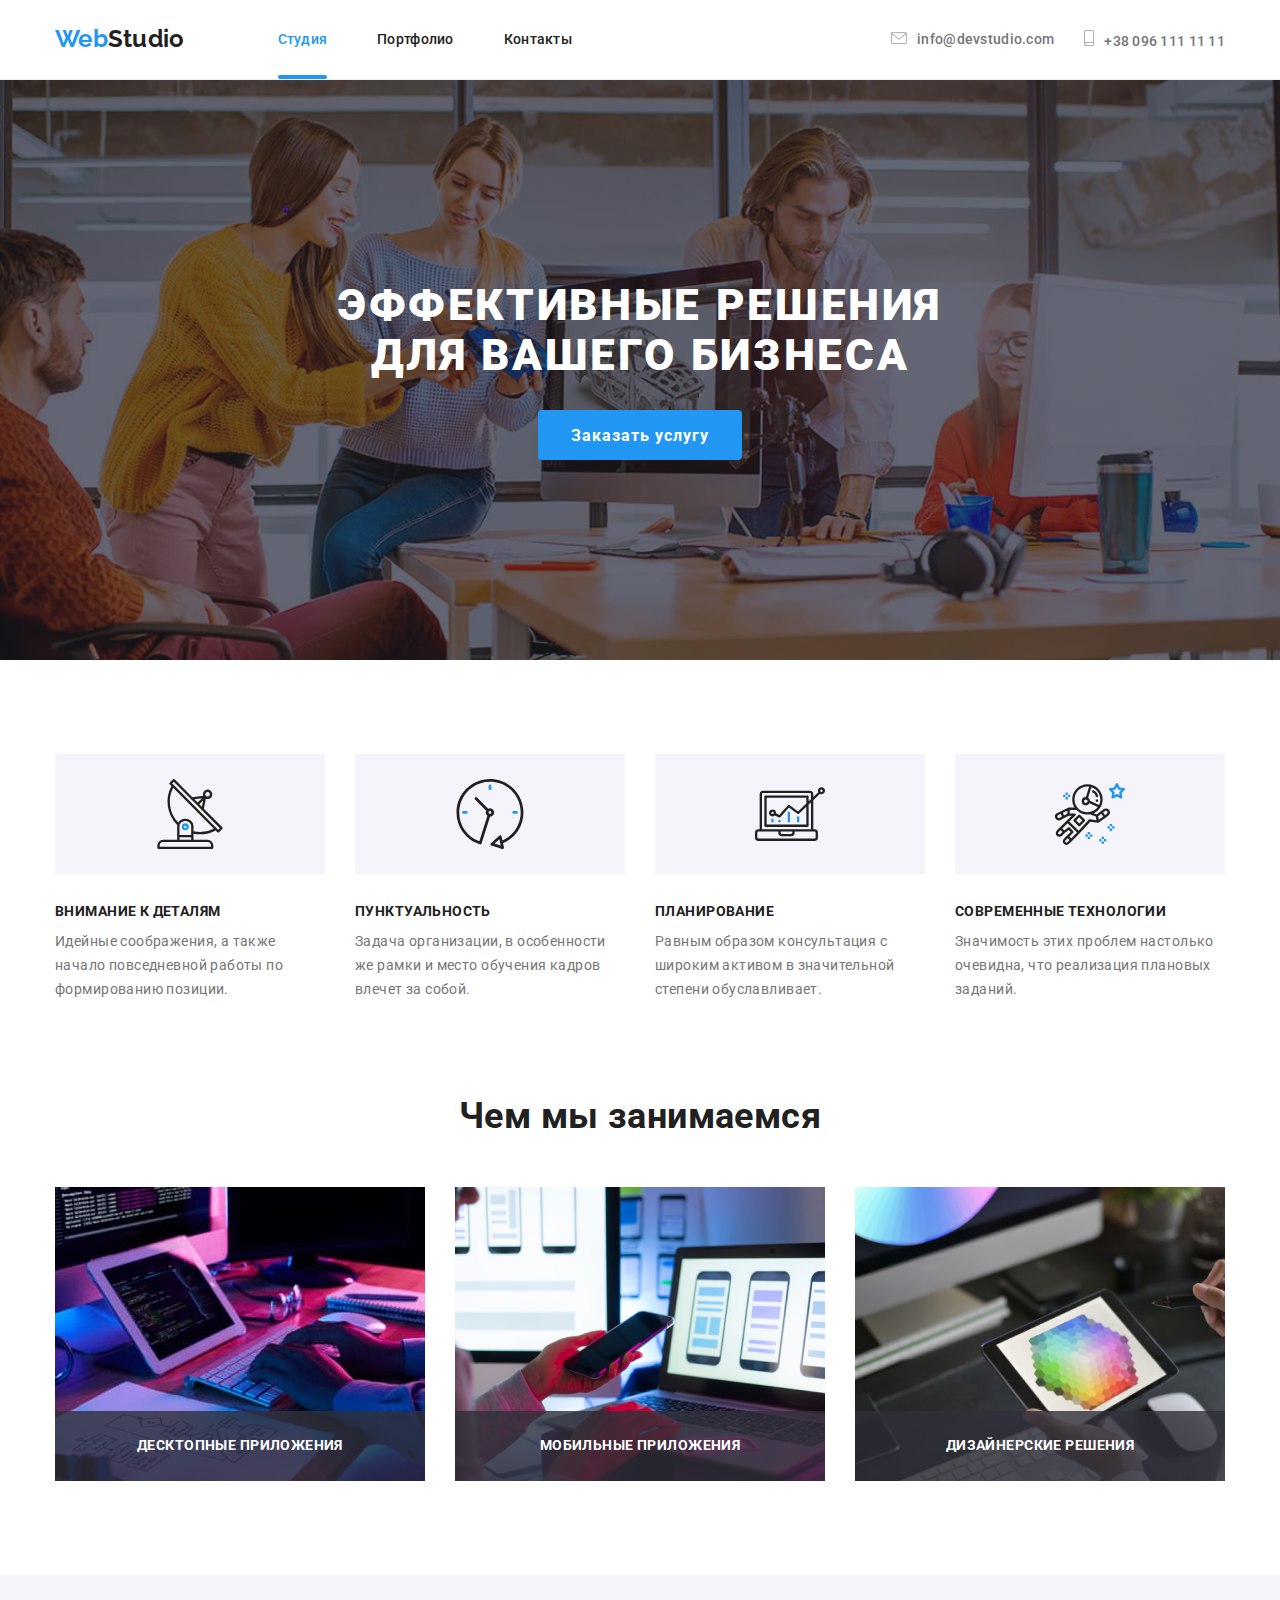
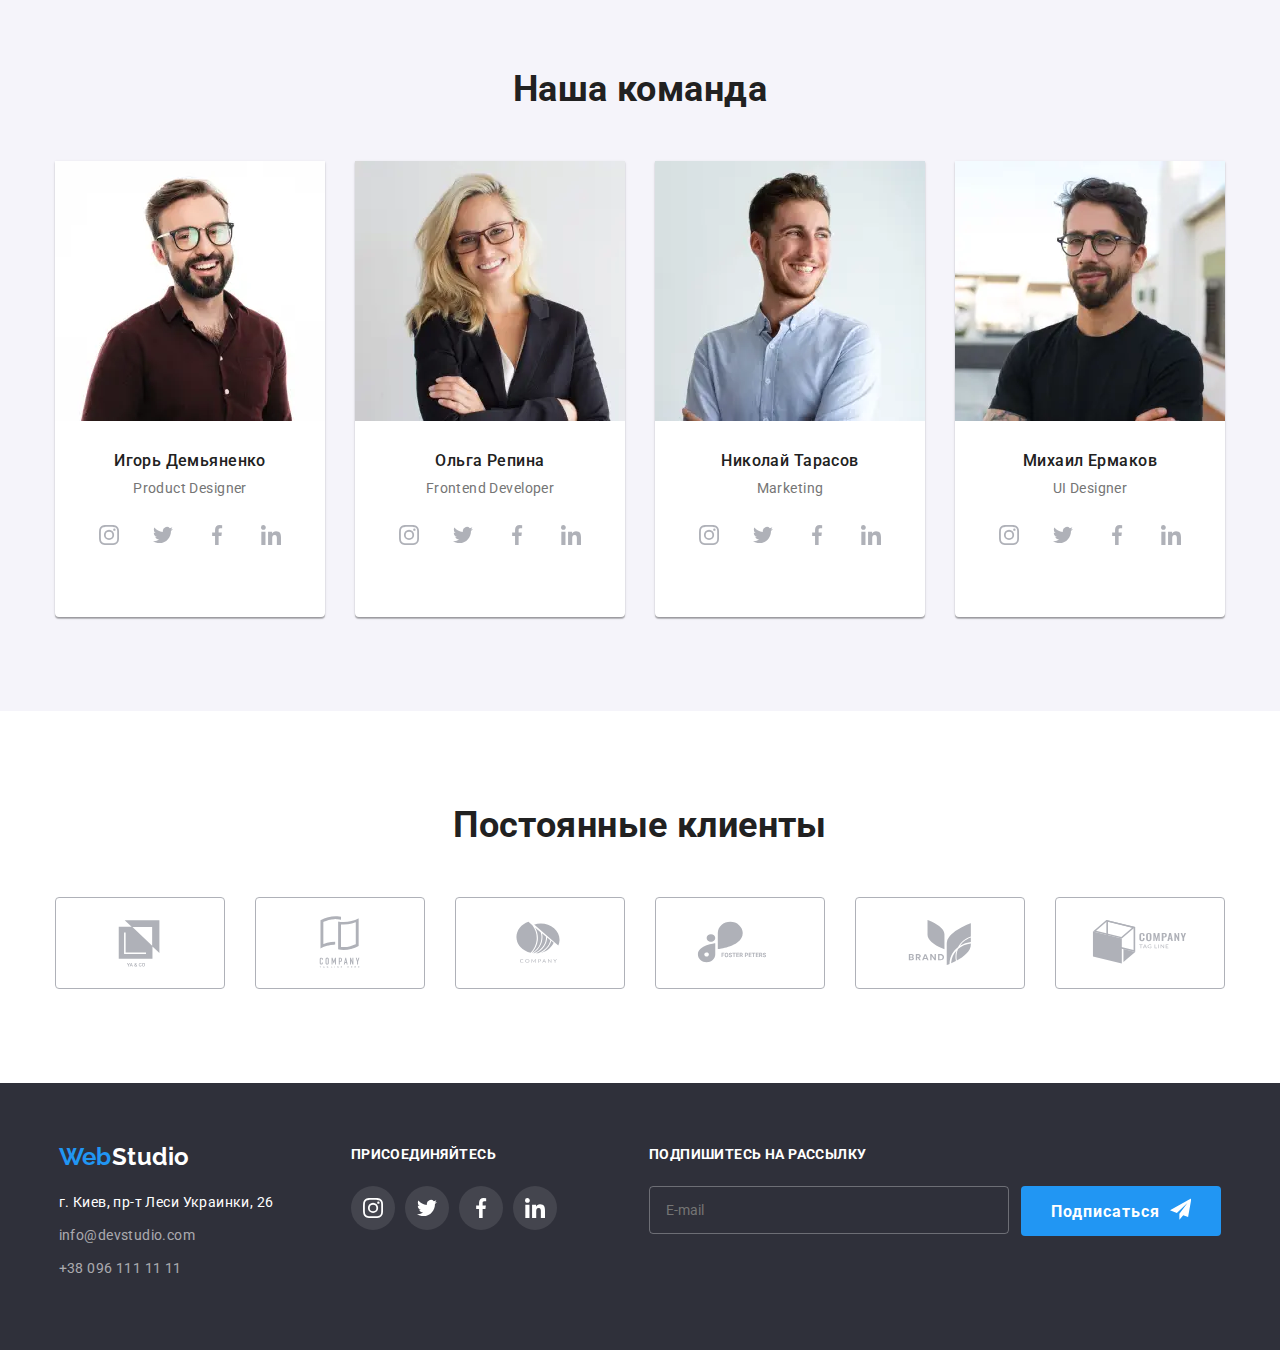
<file: index.html>
<!DOCTYPE html>
<html lang="ru">
  <head>
    <meta charset="UTF-8" />
    <meta http-equiv="X-UA-Compatible" content="IE=edge" />
    <meta name="viewport" content="width=device-width, initial-scale=1.0" />
    <title>WebStudio (Version 2.1)</title>
    <link
      rel="stylesheet"
      href="https://cdnjs.cloudflare.com/ajax/libs/modern-normalize/1.0.0/modern-normalize.min.css"
    />
    <!-- Нормализатор стилей -->
    <link rel="stylesheet" type="text/css" href="./css/main.min.css" />
    <link rel="preconnect" href="https://fonts.googleapis.com" />
    <link rel="preconnect" href="https://fonts.gstatic.com" crossorigin />
    <link
      href="https://fonts.googleapis.com/css2?family=Raleway:wght@700&family=Roboto:wght@400;500;700;900&display=swap"
      rel="stylesheet"
    />
  </head>

  <body>
    <!-- HEADER -->

    <header class="header">
      <div class="container container--flex">
        <nav class="navigation">
          <a class="logo" href="#">Web<span class="logo__header">Studio</span></a>

          <!-- ! Nav ! -->
          <div class="nav">
              <ul class="nav__item">
                <li><a class="nav__link nav__link--active" href="./index.html">Студия</a></li>
                <li><a class="nav__link" href="./portfolio.html">Портфолио</a></li>
                <li><a class="nav__link" href="#">Контакты</a></li>
              </ul>
            </div>

            <!-- ! Contacts ! -->

            <div class="contacts">
              <ul class="contacts__into">
                <li>
                  <a class="contacts__item" href="mailto:info@devstudio.com">
                    <svg class="contact__svg contact__svg--envelope-icon">
                      <use
                  href="./images/svg_directory/svg_sprite.svg#icon-envelope_vector"></use>
                    </svg>info@devstudio.com</a>
                </li>
                <li>
                  <a class="contacts__item" href="tel:+380961111111">
                    <svg class="contact__svg contact__svg--smartphone-icon">
                      <use
                  href="./images/svg_directory/svg_sprite.svg#icon-smartphone_vector">
                      </use>
                    </svg>+38 096 111 11 11</a>
                </li>
              </ul>
            </div>

            <!-- ! Burger - Button ! -->

          
          <button class="burger-button" type="button" data-burger-open>
            <svg class="burger-button__item" aria-label="Переключатель мобильного меню">
              <use class="burger-button__burger" href="./images/svg_directory/svg_sprite.svg#icon-burger_vector"></use>
          </button>


          <!-- !Burger - Menu!-->

          <div class="burger-menu is-hidden" data-burger>
            <button class="burger-menu__button" type="button" data-burger-close>
              <svg class="burger-menu__icon">
                <use class="burger-menu__cross" href="./images/svg_directory/svg_sprite.svg#icon-modal_cross"></use>
              </svg>
            </button>

            <div class="burger-menu__into">
              <!-- * Burger - Nav *-->
            <div class="burger-nav">
              <ul class="burger-nav__item">
                <li><a class="burger-nav__link burger-nav__link--active" href="./index.html">Студия</a></li>
                <li><a class="burger-nav__link" href="./portfolio.html">Портфолио</a></li>
                <li><a class="burger-nav__link" href="#">Контакты</a></li>
              </ul>
            </div>

            <!-- * Burger - Contacts * -->

            <div class="burger-contacts">
              <ul class="burger-contacts__into">
                <li>
                  <a class="burger-contacts__item" href="mailto:info@devstudio.com">info@devstudio.com</a>
                </li>
                <li>
                  <a class="burger-contacts__item" href="tel:+380961111111">+38 096 111 11 11</a>
                </li>
              </ul>

              <ul class="burger-network">
              <li class="burger-network__item">
                  <a class="burger-network__link">Instagram</a>
                </li>
                <li class="burger-network__item">
                  <a class="burger-network__link">Twitter</a>
                </li>
                <li class="burger-network__item">
                  <a class="burger-network__link">Facebook</a>
                </li>
                <li class="burger-network__item">
                  <a class="burger-network__link">LinkedIn</a>
                </li>
            </ul>
            </div>  
          </div>

            <!-- * Burger - Network -->

        </nav>
      </div>

      </div>

    </header>

    <!-- ! MAIN ! -->

    <main>

      <!-- ! MAIN_BLOCK ! -->

      <section class="section section--background">
    <!-- main -->
      <div class="container container--spacing">
        <h1 class="main__title">Эффективные решения для вашего бизнеса</h1>
        <button class="main__button" type="button" data-modal-open>
          Заказать услугу
        </button>
      </div>
    </section>

      <!-- ! FEATURES ! -->

      <section class="section section--features">
    <!-- features -->
    <div class="container">
      <ul class="features">
        <!-- features__item -->
        <li class="features__item antenna__icon">
          <h3 class="features__title">Внимание к деталям</h3>
          <p class="features__text">
            Идейные соображения, а также начало повседневной работы по
            формированию позиции.
          </p>
        </li>

        <li class="features__item clock__icon">
          <h3 class="features__title">Пунктуальность</h3>
          <p class="features__text">
            Задача организации, в особенности же рамки и место обучения кадров
            влечет за собой.
          </p>
        </li>

        <li class="features__item diagram__icon">
          <h3 class="features__title">Планирование</h3>
          <p class="features__text">
            Равным образом консультация с широким активом в значительной степени
            обуславливает.
          </p>
        </li>

        <li class="features__item astronaut__icon">
          <h3 class="features__title">Современные технологии</h3>
          <p class="features__text">
            Значимость этих проблем настолько очевидна, что реализация плановых
            заданий.
          </p>
        </li>
      </ul>
    </div>
    <!-- /container-->
  </section>

  <!-- ! Pictures Block ! -->

   <section class="section section--pictures">
    <div class="container">
      <h2 class="title">Чем мы занимаемся</h2>

      <ul class="pictures">
        <li class="pictures__item">
          <img
            class="pictures__image"
            src="./images/pictures_directory/pictures_image1.jpg"
            alt="coding"
            width="370"
            height="294"
          />
          <div class="pictures__annotation">
            <h3 class="features__title features__title--positining {
">
              Десктопные приложения
            </h3>
          </div>
        </li>

        <li class="pictures__item">
          <img
            class="pictures__image"
            src="./images/pictures_directory/pictures_image2.jpg"
            alt="development design"
            width="370"
            height="294"
          />
          <div class="pictures__annotation">
            <h3 class="features__title features__title--positining {
">
              Мобильные приложения
            </h3>
          </div>
        </li>

        <li class="pictures__item">
          <img
            class="pictures__image"
            src="./images/pictures_directory/pictures_image3.jpg"
            alt="planchet with color specter"
            width="370"
            height="294"
          />
          <div class="pictures__annotation">
            <h3 class="features__title features__title--positining">
              Дизайнерские решения
            </h3>
          </div>
        </li>
      </ul>
    </div>
    <!-- /container-->
  </section>
  <!-- /pictures -->

  <!-- ! Team Block! -->

  <section class="section section--band">
    <div class="container">
      <h2 class="title">Наша команда</h2>

      <ul class="team">
        <li class="team__item">
          <picture>
                  <source media="(min-width: 1200px)"
                srcset="./images/team_directory/1/team3.webp 1x, ./images/team_directory/1/team3@2x.webp 2x" 
                type="image/webp">
                <source media="(min-width: 1200px)"
                srcset="./images/team_directory/1/team3.jpg 1x, ./images/team_directory/1/team3@2x.jpg 2x"> 
                <source media="(min-width: 768px)"
                srcset="./images/team_directory/1/team2.webp 1x, ./images/team_directory/1/team2@2x.webp 2x" 
                type="image/webp"> 
                <source media="(min-width: 768px)"
                srcset="./images/team_directory/1/team2.jpg 1x, ./images/team_directory/1/team2@2x.jpg 2x">
                <source media="(min-width: 480px)"
                srcset="./images/team_directory/1/team.webp 1x, ./images/team_directory/1/team@2x.webp 2x" 
                type="image/webp">
                <source media="(min-width: 480px)"
                srcset="./images/team_directory/1/team.jpg 1x, ./images/team_directory/1/team@2x.jpg 2x">
                
                <img class="team__photo" src="./images/team_directory/1/team.jpg" alt="Игорь"/>
                </picture>

          <div class="team__info">
            <h3 class="team__name">Игорь Демьяненко</h3>
            <p class="team__prof">Product Designer</p>
          </div>

          <!-- Social Network 1 -->
          <ul class="network">
            <li class="network__into">
              <a class="network__link" href="#">
                <svg class="network__svg">
                  <use
                    href="./images/svg_directory/svg_sprite.svg#icon-instagram"
                  ></use>
                </svg>
              </a>
            </li>
            <li class="network__into">
              <a class="network__link" href="#">
                <svg class="network__svg">
                  <use
                    href="./images/svg_directory/svg_sprite.svg#icon-twitter"
                  ></use>
                </svg>
              </a>
            </li>
            <li class="network__into">
              <a class="network__link" href="#">
                <svg class="network__svg">
                  <use
                    href="./images/svg_directory/svg_sprite.svg#icon-facebook"
                  ></use>
                </svg>
              </a>
            </li>
            <li class="network__into">
              <a class="network__link" href="#">
                <svg class="network__svg">
                  <use
                    href="./images/svg_directory/svg_sprite.svg#icon-linkedin"
                  ></use>
                </svg>
              </a>
            </li>
          </ul>
        </li>

        <li class="team__item">
          <picture>
                  <source media="(min-width: 1200px)"
                srcset="./images/team_directory/2/team3.webp 1x, ./images/team_directory/2/team3@2x.webp 2x" 
                type="image/webp">
                <source media="(min-width: 1200px)"
                srcset="./images/team_directory/2/team3.jpg 1x, ./images/team_directory/2/team3@2x.jpg 2x"> 
                <source media="(min-width: 768px)"
                srcset="./images/team_directory/2/team2.webp 1x, ./images/team_directory/2/team2@2x.webp 2x" 
                type="image/webp"> 
                <source media="(min-width: 768px)"
                srcset="./images/team_directory/2/team2.jpg 1x, ./images/team_directory/2/team2@2x.jpg 2x">
                <source media="(min-width: 480px)"
                srcset="./images/team_directory/2/team.webp 1x, ./images/team_directory/2/team@2x.webp 2x" 
                type="image/webp">
                <source media="(min-width: 480px)"
                srcset="./images/team_directory/2/team.jpg 1x, ./images/team_directory/2/team@2x.jpg 2x">
                
                <img class="team__photo" src="./images/team_directory/2/team.jpg" alt="Ольга"/>
                </picture>

          <div class="team__info">
            <h3 class="team__name">Ольга Репина</h3>
            <p class="team__prof">Frontend Developer</p>
          </div>

          <!-- Social Network 2 -->
          <ul class="network">
            <li class="network__into">
              <a class="network__link" href="#">
                <svg class="network__svg">
                  <use
                    href="./images/svg_directory/svg_sprite.svg#icon-instagram"
                  ></use>
                </svg>
              </a>
            </li>
            <li class="network__into">
              <a class="network__link" href="#">
                <svg class="network__svg">
                  <use
                    href="./images/svg_directory/svg_sprite.svg#icon-twitter"
                  ></use>
                </svg>
              </a>
            </li>
            <li class="network__into">
              <a class="network__link" href="#">
                <svg class="network__svg">
                  <use
                    href="./images/svg_directory/svg_sprite.svg#icon-facebook"
                  ></use>
                </svg>
              </a>
            </li>
            <li class="network__into">
              <a class="network__link" href="#">
                <svg class="network__svg">
                  <use
                    href="./images/svg_directory/svg_sprite.svg#icon-linkedin"
                  ></use>
                </svg>
              </a>
            </li>
          </ul>
        </li>

        <li class="team__item">
          <picture>
                  <source media="(min-width: 1200px)"
                srcset="./images/team_directory/3/team3.webp 1x, ./images/team_directory/3/team3@2x.webp 2x" 
                type="image/webp">
                <source media="(min-width: 1200px)"
                srcset="./images/team_directory/3/team3.jpg 1x, ./images/team_directory/3/team3@2x.jpg 2x"> 
                <source media="(min-width: 768px)"
                srcset="./images/team_directory/3/team2.webp 1x, ./images/team_directory/3/team2@2x.webp 2x" 
                type="image/webp"> 
                <source media="(min-width: 768px)"
                srcset="./images/team_directory/3/team2.jpg 1x, ./images/team_directory/3/team2@2x.jpg 2x">
                <source media="(min-width: 480px)"
                srcset="./images/team_directory/3/team.webp 1x, ./images/team_directory/3/team@2x.webp 2x" 
                type="image/webp">
                <source media="(min-width: 480px)"
                srcset="./images/team_directory/3/team.jpg 1x, ./images/team_directory/3/team@2x.jpg 2x">
                
                <img class="team__photo" src="./images/team_directory/3/team.jpg" alt="Николай"/>
                </picture>

          <div class="team__info">
            <h3 class="team__name">Николай Тарасов</h3>
            <p class="team__prof">Marketing</p>
          </div>

          <!-- Social Network 3 -->
          <ul class="network">
            <li class="network__into">
              <a class="network__link" href="#">
                <svg class="network__svg">
                  <use
                    href="./images/svg_directory/svg_sprite.svg#icon-instagram"
                  ></use>
                </svg>
              </a>
            </li>
            <li class="network__into">
              <a class="network__link" href="#">
                <svg class="network__svg">
                  <use
                    href="./images/svg_directory/svg_sprite.svg#icon-twitter"
                  ></use>
                </svg>
              </a>
            </li>
            <li class="network__into">
              <a class="network__link" href="#">
                <svg class="network__svg">
                  <use
                    href="./images/svg_directory/svg_sprite.svg#icon-facebook"
                  ></use>
                </svg>
              </a>
            </li>
            <li class="network__into">
              <a class="network__link" href="#">
                <svg class="network__svg">
                  <use
                    href="./images/svg_directory/svg_sprite.svg#icon-linkedin"
                  ></use>
                </svg>
              </a>
            </li>
          </ul>
        </li>

        <li class="team__item">
          <picture>
                  <source media="(min-width: 1200px)"
                srcset="./images/team_directory/4/team3.webp 1x, ./images/team_directory/4/team3@2x.webp 2x" 
                type="image/webp">
                <source media="(min-width: 1200px)"
                srcset="./images/team_directory/4/team3.jpg 1x, ./images/team_directory/4/team3@2x.jpg 2x"> 
                <source media="(min-width: 768px)"
                srcset="./images/team_directory/4/team2.webp 1x, ./images/team_directory/4/team2@2x.webp 2x" 
                type="image/webp"> 
                <source media="(min-width: 768px)"
                srcset="./images/team_directory/4/team2.jpg 1x, ./images/team_directory/4/team2@2x.jpg 2x">
                <source media="(min-width: 480px)"
                srcset="./images/team_directory/4/team.webp 1x, ./images/team_directory/4/team@2x.webp 2x" 
                type="image/webp">
                <source media="(min-width: 480px)"
                srcset="./images/team_directory/4/team.jpg 1x, ./images/team_directory/4/team@2x.jpg 2x">
                
                <img class="team__photo" src="./images/team_directory/4/team.jpg" alt="Михаил"/>
                </picture>

          <div class="team__info">
            <h3 class="team__name">Михаил Ермаков</h3>
            <p class="team__prof">UI Designer</p>
          </div>

          <!-- Social Network 4 -->
          <ul class="network">
            <li class="network__into">
              <a class="network__link" href="#">
                <svg class="network__svg">
                  <use
                    href="./images/svg_directory/svg_sprite.svg#icon-instagram"
                  ></use>
                </svg>
              </a>
            </li>
            <li class="network__into">
              <a class="network__link" href="#">
                <svg class="network__svg">
                  <use
                    href="./images/svg_directory/svg_sprite.svg#icon-twitter"
                  ></use>
                </svg>
              </a>
            </li>
            <li class="network__into">
              <a class="network__link" href="#">
                <svg class="network__svg">
                  <use
                    href="./images/svg_directory/svg_sprite.svg#icon-facebook"
                  ></use>
                </svg>
              </a>
            </li>
            <li class="network__into">
              <a class="network__link" href="#">
                <svg class="network__svg">
                  <use
                    href="./images/svg_directory/svg_sprite.svg#icon-linkedin"
                  ></use>
                </svg>
              </a>
            </li>
          </ul>
        </li>
      </ul>
    </div>
    <!-- /container-->
  </section>
  <!-- /team -->


  <!-- CLIENTS -->

  <section class="section">
    <div class="container">
      <h2 class="title">Постоянные клиенты</h2>
      <ul class="client">
        <li class="client__item">
          <a class="client__brand" href="#">
            <svg class="client__svg">
              <use
                href="./images/svg_directory/svg_sprite.svg#icon-client1"
              ></use>
            </svg>
          </a>
        </li>
        <li class="client__item">
          <a class="client__brand" href="#">
            <svg class="client__svg">
              <use
                href="./images/svg_directory/svg_sprite.svg#icon-client2"
              ></use>
            </svg>
          </a>
        </li>
        <li class="client__item">
          <a class="client__brand" href="#">
            <svg class="client__svg">
              <use
                href="./images/svg_directory/svg_sprite.svg#icon-client3"
              ></use>
            </svg>
          </a>
        </li>
        <li class="client__item">
          <a class="client__brand" href="#">
            <svg class="client__svg">
              <use
                href="./images/svg_directory/svg_sprite.svg#icon-client4"
              ></use>
            </svg>
          </a>
        </li>
        <li class="client__item">
          <a class="client__brand" href="#">
            <svg class="client__svg">
              <use
                href="./images/svg_directory/svg_sprite.svg#icon-client5"
              ></use>
            </svg>
          </a>
        </li>
        <li class="client__item">
          <a class="client__brand" href="#">
            <svg class="client__svg">
              <use
                href="./images/svg_directory/svg_sprite.svg#icon-client6"
              ></use>
            </svg>
          </a>
        </li>
      </ul>
    </div>
  </section>


  <!-- !!!MODAL WINDOW -->

  <div class="backdrop is-hidden" data-modal>
    <div class="modal">
      <button class="modal__button" data-modal-close>
        <svg class="modal__svg">
          <use
            href="./images/svg_directory/svg_sprite.svg#icon-modal_cross"
          ></use>
        </svg>
      </button>

      <h2 class="modal__title">Оставьте свои данные, мы вам перезвоним</h2>

      <!-- * Form Modal Window-->
      <form>
        <div class="form-modal__item">
          <div class="form-modal__list">
            <label class="form-modal__label" for="enter_name">Имя</label>
            <div class="form-modal__into">
              <input
                class="form-modal__input name"
                name="modal_name"
                type="text"
                id="enter_name"
                minlength="2"
                required
              />
              <svg class="form-modal__svg man__svg">
                <use
                  href="./images/svg_directory/svg_sprite.svg#icon-man_phorm_vector"
                ></use>
              </svg>
            </div>
          </div>

          <div class="form-modal__list">
            <label class="form-modal__label" for="enter_tel">Телефон</label>
            <div class="form-modal__into">
              <input
                class="form-modal__input tel"
                name="modal_tel"
                type="tel"
                id="enter_tel"
                minlength="9"
                required
              />
              <svg class="form-modal__svg telephone__svg">
                <use
                  href="./images/svg_directory/svg_sprite.svg#icon-telephone_phorm_vector"
                ></use>
              </svg>
            </div>
          </div>

          <div class="form-modal__list">
            <label class="form-modal__label" for="enter_email">Почта</label>
            <div class="form-modal__into">
              <input
                class="form-modal__input email"
                name="modal_email"
                type="email"
                id="enter_email"
              />
              <svg class="form-modal__svg envelope__svg">
                <use
                  href="./images/svg_directory/svg_sprite.svg#icon-envelope_phorm_vector"
                ></use>
              </svg>
            </div>
          </div>

          <div class="form-modal__list list__textarea">
            <label class="form-modal__label" for="enter_coment"
              >Комментарий</label
            >
            <textarea
              class="form-modal__input comment"
              name="modal_comment"
              id="enter_coment"
              placeholder="Введите текст"
            ></textarea>
          </div>

          <div class="form-modal__list list__checkbox">
            <input
              class="form-modal__checkbox visually-hidden"
              name="modal-checkbox"
              type="checkbox"
              id="accept__policy"
            />
            <label
              class="form-modal__label label__checkbox"
              for="accept__policy"
            >
              Соглашаюсь с рассылкой и принимаю &nbsp;
              <a class="form-modal__link" href="#">Условия договора</a>
            </label>
          </div>
        </div>
        <!-- /form-modal__item -->

        <button class="main__button" type="submit">Отправить</button>
      </form>
      <!-- /form -->
    </div>
  </div>
</main>

    

    <!-- FOOTER -->

    <footer class="footer">
      <div class="container container--centering">
        <!-- Feedback -->
        <div class="footer__feedback">
          <a class="logo" href="#"
            >Web<span class="logo__footer">Studio</span></a
          >

          <address class="address">г. Киев, пр-т Леси Украинки, 26</address>

          <ul class="footer__contacts">
            <li>
              <a class="footer__contact" href="mailto:info@devstudio.com"
                >info@devstudio.com</a
              >
            </li>
            <li>
              <a class="footer__contact" href="tel:+380961111111"
                >+38 096 111 11 11</a
              >
            </li>
          </ul>
        </div>
        <!-- /Feedback -->

        <!-- Footer__Network -->
        <div class="footer-network">
          <h3 class="features__title features__title--positioning">присоединяйтесь</h3>
          <ul class="network network--positioning">
            <li class="network__into">
              <a class="network__link" href="#">
                <svg class="network__svg network__svg--positioning">
                  <use
                    href="./images/svg_directory/svg_sprite.svg#icon-instagram"
                  ></use>
                </svg>
              </a>
            </li>
            <li class="network__into">
              <a class="network__link" href="#">
                <svg class="network__svg network__svg--positioning">
                  <use
                    href="./images/svg_directory/svg_sprite.svg#icon-twitter"
                  ></use>
                </svg>
              </a>
            </li>
            <li class="network__into">
              <a class="network__link" href="#">
                <svg class="network__svg network__svg--positioning">
                  <use
                    href="./images/svg_directory/svg_sprite.svg#icon-facebook"
                  ></use>
                </svg>
              </a>
            </li>
            <li class="network__into">
              <a class="network__link" href="#">
                <svg class="network__svg network__svg--positioning">
                  <use
                    href="./images/svg_directory/svg_sprite.svg#icon-linkedin"
                  ></use>
                </svg>
              </a>
            </li>
          </ul>
        </div>

        <div class="form__footer">
          <h3 class="features__title features__title--positioning ">Подпишитесь на рассылку</h3>
          <form class="form__footer-item"
            <label>
              <input
                class="form-mail__footer"
                name="email__footer"
                type="email"
                placeholder="E-mail"
              />
            </label>
            <button class="main__button main__button--flex" type="submit">
              Подписаться<svg class="form-footer__svg">
                <use
                  href="./images/svg_directory/svg_sprite.svg#icon-telegram_vector"
                ></use>
              </svg>
            </button>
          </form>
        </div>
      </div>
      <!-- /container-->
    </footer>

    <!-- !JS Scripts! -->

    <script src="./mobile-menu.js"></script>
    <script src="./modal.js"></script>
  </body>
</html>
</file>
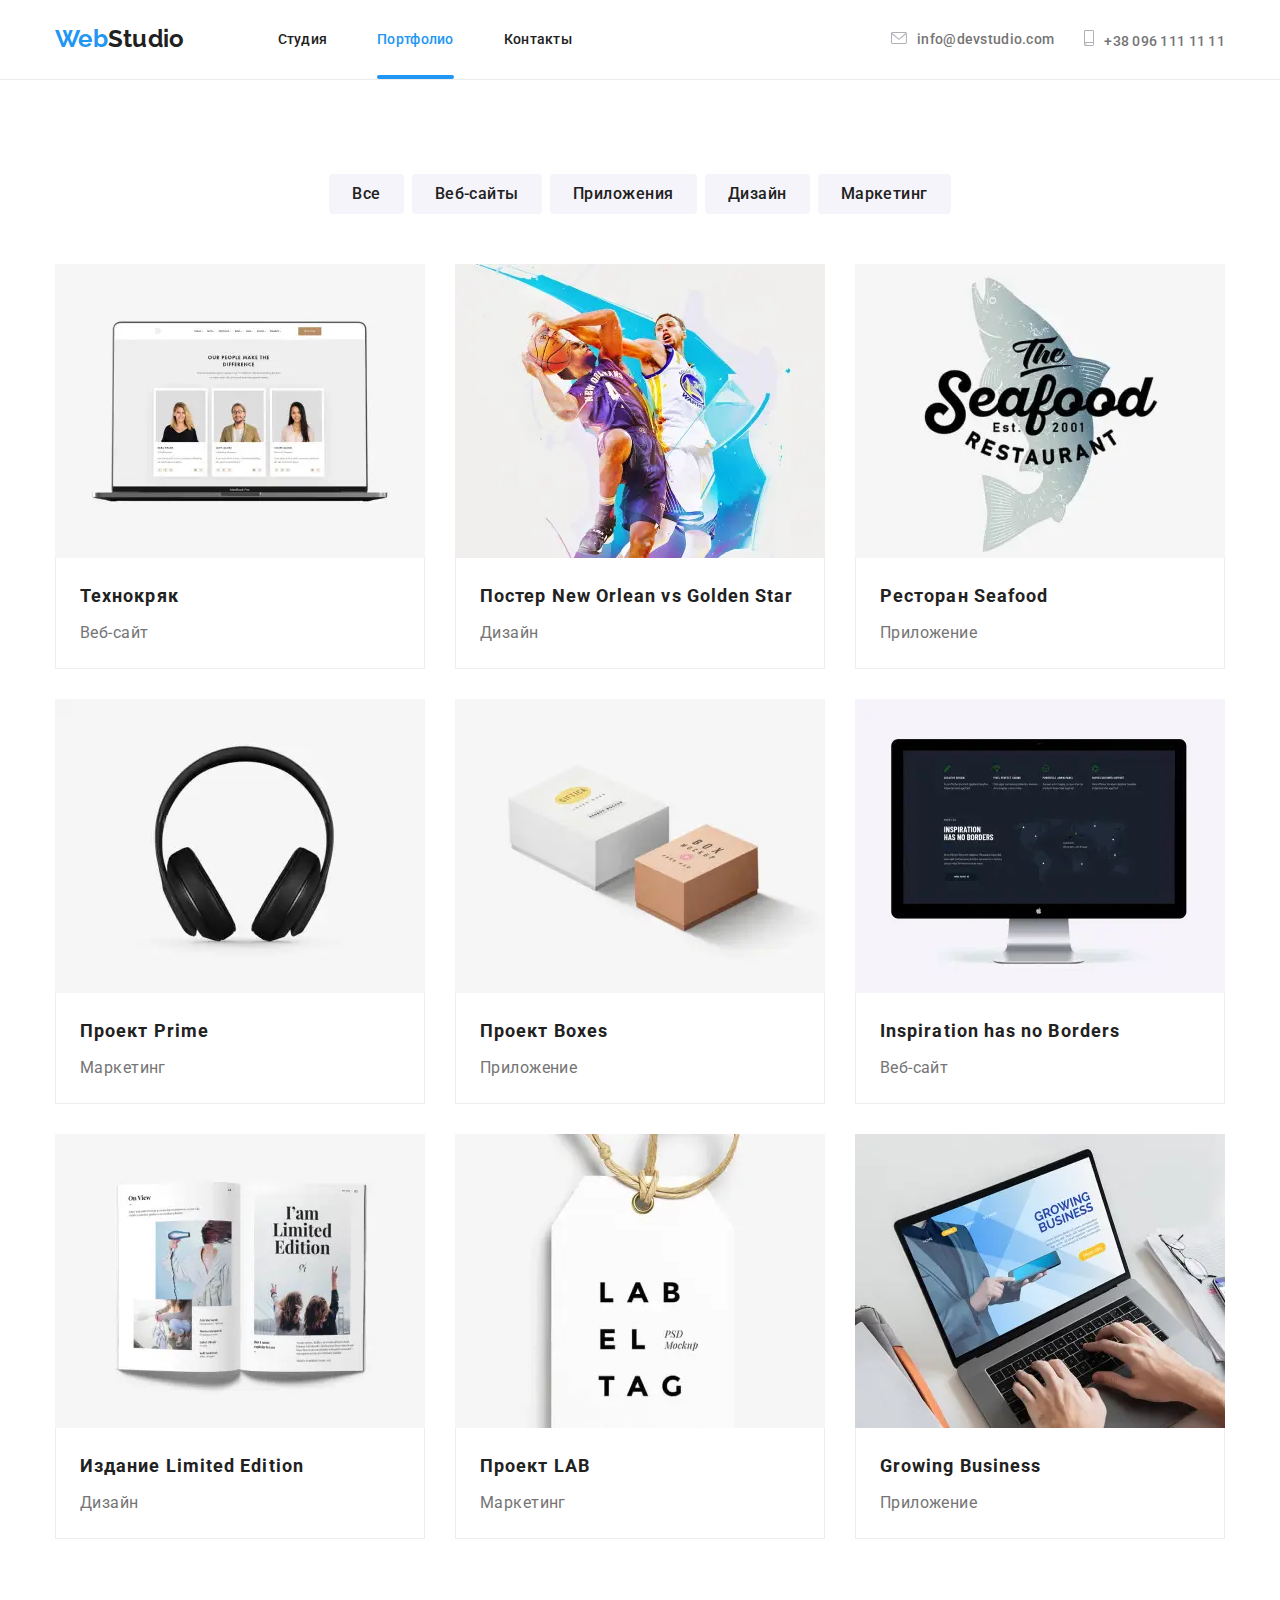
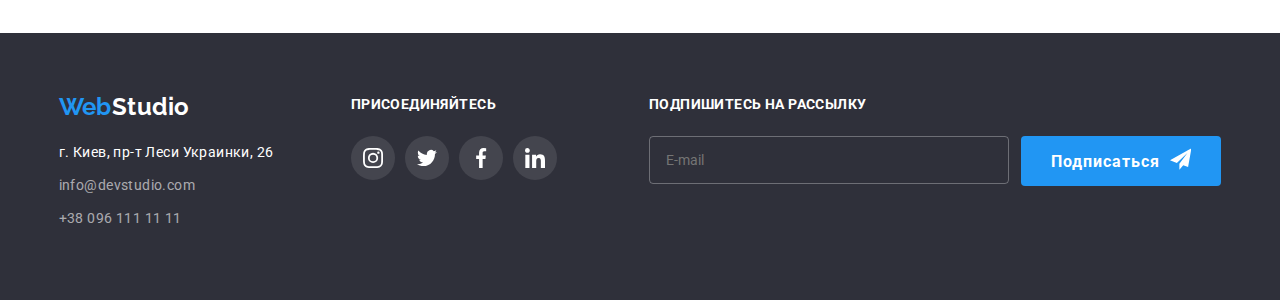
<file: portfolio.html>
<!DOCTYPE html>
<html lang="ru">
  <head>
    <meta charset="UTF-8" />
    <meta http-equiv="X-UA-Compatible" content="IE=edge" />
    <meta name="viewport" content="width=device-width, initial-scale=1.0" />
    <title>WebStudio (Version 2.1)</title>
    <link
      rel="stylesheet"
      href="https://cdnjs.cloudflare.com/ajax/libs/modern-normalize/1.0.0/modern-normalize.min.css"
    />
    <!-- Нормализатор стилей -->
    <link rel="stylesheet" type="text/css" href="./css/main.min.css" />
    <link rel="preconnect" href="https://fonts.googleapis.com" />
    <link rel="preconnect" href="https://fonts.gstatic.com" crossorigin />
    <link
      href="https://fonts.googleapis.com/css2?family=Raleway:wght@700&family=Roboto:wght@400;500;700;900&display=swap"
      rel="stylesheet"
    />
  </head>

  <body>
    <!-- P__HEADER -->

   <header class="header">
      <div class="container container--flex">
        <nav class="navigation">
          <a class="logo" href="#">Web<span class="logo__header">Studio</span></a>

          <!-- ! Nav ! -->
          <div class="nav">
              <ul class="nav__item">
                <li><a class="nav__link" href="./index.html">Студия</a></li>
                <li><a class="nav__link nav__link--active" href="./portfolio.html">Портфолио</a></li>
                <li><a class="nav__link" href="#">Контакты</a></li>
              </ul>
            </div>

            <!-- ! Contacts ! -->

            <div class="contacts">
              <ul class="contacts__into">
                <li>
                  <a class="contacts__item" href="mailto:info@devstudio.com">
                    <svg class="contact__svg contact__svg--envelope-icon">
                      <use
                  href="./images/svg_directory/svg_sprite.svg#icon-envelope_vector"></use>
                    </svg>info@devstudio.com</a>
                </li>
                <li>
                  <a class="contacts__item" href="tel:+380961111111">
                    <svg class="contact__svg contact__svg--smartphone-icon">
                      <use
                  href="./images/svg_directory/svg_sprite.svg#icon-smartphone_vector">
                      </use>
                    </svg>+38 096 111 11 11</a>
                </li>
              </ul>
            </div>

            <!-- ! Burger - Button ! -->

          
          <button class="burger-button" type="button" data-burger-open>
            <svg class="burger-button__item" aria-label="Переключатель мобильного меню">
              <use class="burger-button__burger" href="./images/svg_directory/svg_sprite.svg#icon-burger_vector"></use>
          </button>


          <!-- !Burger - Menu!-->

          <div class="burger-menu is-hidden" data-burger>
            <button class="burger-menu__button" type="button" data-burger-close>
              <svg class="burger-menu__icon">
                <use class="burger-menu__cross" href="./images/svg_directory/svg_sprite.svg#icon-modal_cross"></use>
              </svg>
            </button>

            <div class="burger-menu__into">
              <!-- * Burger - Nav *-->
            <div class="burger-nav">
              <ul class="burger-nav__item">
                <li><a class="burger-nav__link" href="./index.html">Студия</a></li>
                <li><a class="burger-nav__link burger-nav__link--active" href="./portfolio.html">Портфолио</a></li>
                <li><a class="burger-nav__link" href="#">Контакты</a></li>
              </ul>
            </div>

            <!-- * Burger - Contacts * -->

            <div class="burger-contacts">
              <ul class="burger-contacts__into">
                <li>
                  <a class="burger-contacts__item" href="mailto:info@devstudio.com">info@devstudio.com</a>
                </li>
                <li>
                  <a class="burger-contacts__item" href="tel:+380961111111">+38 096 111 11 11</a>
                </li>
              </ul>

              <ul class="burger-network">
              <li class="burger-network__item">
                  <a class="burger-network__link">Instagram</a>
                </li>
                <li class="burger-network__item">
                  <a class="burger-network__link">Twitter</a>
                </li>
                <li class="burger-network__item">
                  <a class="burger-network__link">Facebook</a>
                </li>
                <li class="burger-network__item">
                  <a class="burger-network__link">LinkedIn</a>
                </li>
            </ul>
            </div>
          </div>

            <!-- * Burger - Network -->

        </nav>
      </div>

      </div>

    </header>

    <main>
      <!-- PORTFOLIO -->

      <section class="section section--space">
        <div class="container">
          <!-- filter -->

          <h1 class="visually-hidden">Портфолио</h1>
          <ul class="filter">
            <li>
              <button class="filter__button" type="button">Все</button>
            </li>
            <li>
              <button class="filter__button" type="button">Веб-сайты</button>
            </li>
            <li>
              <button class="filter__button" type="button">Приложения</button>
            </li>
            <li>
              <button class="filter__button" type="button">Дизайн</button>
            </li>
            <li>
              <button class="filter__button" type="button">Маркетинг</button>
            </li>
          </ul>
          <!-- /filter -->

          <ul class="portfolio__items">
            <!-- p__project1-->
            <li class="portfolio__project">
              <div class="portfolio__thumb">
                <picture>
                  <source media="(min-width: 1200px)"
                srcset="./images/portfolio_directory/1/img3.webp 1x, ./images/portfolio_directory/1/img3@2x.webp 2x" 
                type="image/webp">
                <source media="(min-width: 1200px)"
                srcset="./images/portfolio_directory/1/img3.jpg 1x, ./images/portfolio_directory/1/img3@2x.jpg 2x"> 
                <source media="(min-width: 768px)"
                srcset="./images/portfolio_directory/1/img2.webp 1x, ./images/portfolio_directory/1/img2@2x.webp 2x" 
                type="image/webp"> 
                <source media="(min-width: 768px)"
                srcset="./images/portfolio_directory/1/img2.jpg 1x, ./images/portfolio_directory/1/img2@2x.jpg 2x">
                <source media="(min-width: 480px)"
                srcset="./images/portfolio_directory/1/img.webp 1x, ./images/portfolio_directory/1/img@2x.webp 2x" 
                type="image/webp">
                <source media="(min-width: 480px)"
                srcset="./images/portfolio_directory/1/img.jpg 1x, ./images/portfolio_directory/1/img@2x.jpg 2x">
                
                <img class="portfolio__img" src="./images/portfolio_directory/1/img.jpg" alt="ноутбук"/>
                </picture>

                <div class="portfolio__window">
                  <p>
                    Технокряк это современная площадка распространения
                    коронавируса. Компании используют эту платформу для
                    цифрового шпионажа и атак на защищённые сервера конкурентов.
                  </p>
                </div>
              </div>

              <div class="portfolio__item">
                <h2 class="portfolio__title">Технокряк</h2>
                <p class="portfolio__specialization">Веб-сайт</p>
              </div>
            </li>

            <!-- p__project2-->
            <li class="portfolio__project">
              <div class="portfolio__thumb">
                <picture>
                  <source media="(min-width: 1200px)"
                srcset="./images/portfolio_directory/2/img3.webp 1x, ./images/portfolio_directory/2/img3@2x.webp 2x" 
                type="image/webp">
                <source media="(min-width: 1200px)"
                srcset="./images/portfolio_directory/2/img3.jpg 1x, ./images/portfolio_directory/2/img3@2x.jpg 2x"> 
                  <source media="(min-width: 768px)"
                srcset="./images/portfolio_directory/2/img2.webp 1x, ./images/portfolio_directory/2/img2@2x.webp 2x" 
                type="image/webp"> 
                <source media="(min-width: 768px)"
                srcset="./images/portfolio_directory/2/img2.jpg 1x, ./images/portfolio_directory/2/img2@2x.jpg 2x">
                   <source media="(min-width: 480px)"
                srcset="./images/portfolio_directory/2/img.webp 1x, ./images/portfolio_directory/2/img@2x.webp 2x" 
                type="image/webp">
                <source media="(min-width: 480px)"
                srcset="./images/portfolio_directory/2/img.jpg 1x, ./images/portfolio_directory/2/img@2x.jpg 2x">
                <img class="portfolio__img" src="./images/portfolio_directory/2/img.jpg" alt="баскетбольный постер"/>
                </picture>

                <div class="portfolio__window">
                  <p>
                    Технокряк это современная площадка распространения
                    коронавируса. Компании используют эту платформу для
                    цифрового шпионажа и атак на защищённые сервера конкурентов.
                  </p>
                </div>
              </div>

              <div class="portfolio__item">
                <h2 class="portfolio__title">
                  Постер New Orlean vs Golden Star
                </h2>
                <p class="portfolio__specialization">Дизайн</p>
              </div>
            </li>

            <!-- p__project3-->
            <li class="portfolio__project">
              <div class="portfolio__thumb">
                <picture>
                  <source media="(min-width: 1200px)"
                srcset="./images/portfolio_directory/3/img3.webp 1x, ./images/portfolio_directory/3/img3@2x.webp 2x" 
                type="image/webp">
                <source media="(min-width: 1200px)"
                srcset="./images/portfolio_directory/3/img3.jpg 1x, ./images/portfolio_directory/3/img3@2x.jpg 2x"> 
                  <source media="(min-width: 768px)"
                srcset="./images/portfolio_directory/3/img2.webp 1x, ./images/portfolio_directory/3/img2@2x.webp 2x" 
                type="image/webp"> 
                <source media="(min-width: 768px)"
                srcset="./images/portfolio_directory/3/img2.jpg 1x, ./images/portfolio_directory/3/img2@2x.jpg 2x">
                   <source media="(min-width: 480px)"
                srcset="./images/portfolio_directory/3/img.webp 1x, ./images/portfolio_directory/3/img@2x.webp 2x" 
                type="image/webp">
                <source media="(min-width: 480px)"
                srcset="./images/portfolio_directory/3/img.jpg 1x, ./images/portfolio_directory/3/img@2x.jpg 2x">
                <img class="portfolio__img" src="./images/portfolio_directory/3/img.jpg" alt="логотип ресторана"/>
                </picture>

                <div class="portfolio__window">
                  <p>
                    Технокряк это современная площадка распространения
                    коронавируса. Компании используют эту платформу для
                    цифрового шпионажа и атак на защищённые сервера конкурентов.
                  </p>
                </div>
              </div>

              <div class="portfolio__item">
                <h2 class="portfolio__title">Ресторан Seafood</h2>
                <p class="portfolio__specialization">Приложение</p>
              </div>
            </li>

            <!-- p__project4-->
            <li class="portfolio__project">
              <div class="portfolio__thumb">
                <picture>
                  <source media="(min-width: 1200px)"
                srcset="./images/portfolio_directory/4/img3.webp 1x, ./images/portfolio_directory/4/img3@2x.webp 2x" 
                type="image/webp">
                <source media="(min-width: 1200px)"
                srcset="./images/portfolio_directory/4/img3.jpg 1x, ./images/portfolio_directory/4/img3@2x.jpg 2x"> 
                   <source media="(min-width: 768px)"
                srcset="./images/portfolio_directory/4/img2.webp 1x, ./images/portfolio_directory/4/img2@2x.webp 2x" 
                type="image/webp"> 
                <source media="(min-width: 768px)"
                srcset="./images/portfolio_directory/4/img2.jpg 1x, ./images/portfolio_directory/4/img2@2x.jpg 2x">
                   <source media="(min-width: 480px)"
                srcset="./images/portfolio_directory/4/img.webp 1x, ./images/portfolio_directory/4/img@2x.webp 2x" 
                type="image/webp">
                <source media="(min-width: 480px)"
                srcset="./images/portfolio_directory/4/img.jpg 1x, ./images/portfolio_directory/4/img@2x.jpg 2x">
                <img class="portfolio__img" src="./images/portfolio_directory/4/img.jpg" alt="наушники"/>
                </picture>

                <div class="portfolio__window">
                  <p>
                    Технокряк это современная площадка распространения
                    коронавируса. Компании используют эту платформу для
                    цифрового шпионажа и атак на защищённые сервера конкурентов.
                  </p>
                </div>
              </div>

              <div class="portfolio__item">
                <h2 class="portfolio__title">Проект Prime</h2>
                <p class="portfolio__specialization">Маркетинг</p>
              </div>
            </li>

            <!-- p__project5-->
            <li class="portfolio__project">
              <div class="portfolio__thumb">
                <picture>
                   <source media="(min-width: 1200px)"
                srcset="./images/portfolio_directory/5/img3.webp 1x, ./images/portfolio_directory/5/img3@2x.webp 2x" 
                type="image/webp">
                <source media="(min-width: 1200px)"
                srcset="./images/portfolio_directory/5/img3.jpg 1x, ./images/portfolio_directory/5/img3@2x.jpg 2x"> 
                  <source media="(min-width: 768px)"
                srcset="./images/portfolio_directory/5/img2.webp 1x, ./images/portfolio_directory/5/img2@2x.webp 2x" 
                type="image/webp"> 
                <source media="(min-width: 768px)"
                srcset="./images/portfolio_directory/5/img2.jpg 1x, ./images/portfolio_directory/5/img2@2x.jpg 2x">
                   <source media="(min-width: 480px)"
                srcset="./images/portfolio_directory/5/img.webp 1x, ./images/portfolio_directory/5/img@2x.webp 2x" 
                type="image/webp">
                <source media="(min-width: 480px)"
                srcset="./images/portfolio_directory/5/img.jpg 1x, ./images/portfolio_directory/5/img@2x.jpg 2x"> 
                <img class="portfolio__img" src="./images/portfolio_directory/5/img.jpg" alt="коробок товара"/>
                </picture>

                <div class="portfolio__window">
                  <p>
                    Технокряк это современная площадка распространения
                    коронавируса. Компании используют эту платформу для
                    цифрового шпионажа и атак на защищённые сервера конкурентов.
                  </p>
                </div>
              </div>

              <div class="portfolio__item">
                <h2 class="portfolio__title">Проект Boxes</h2>
                <p class="portfolio__specialization">Приложение</p>
              </div>
            </li>

            <!-- p__project6-->
            <li class="portfolio__project">
              <div class="portfolio__thumb">
                <picture>
                  <source media="(min-width: 1200px)"
                srcset="./images/portfolio_directory/6/img3.webp 1x, ./images/portfolio_directory/6/img3@2x.webp 2x" 
                type="image/webp">
                <source media="(min-width: 1200px)"
                srcset="./images/portfolio_directory/6/img3.jpg 1x, ./images/portfolio_directory/6/img3@2x.jpg 2x"> 
                  <source media="(min-width: 768px)"
                srcset="./images/portfolio_directory/6/img2.webp 1x, ./images/portfolio_directory/6/img2@2x.webp 2x" 
                type="image/webp"> 
                <source media="(min-width: 768px)"
                srcset="./images/portfolio_directory/6/img2.jpg 1x, ./images/portfolio_directory/6/img2@2x.jpg 2x">
                   <source media="(min-width: 480px)"
                srcset="./images/portfolio_directory/6/img.webp 1x, ./images/portfolio_directory/6/img@2x.webp 2x" 
                type="image/webp">
                <source media="(min-width: 480px)"
                srcset="./images/portfolio_directory/6/img.jpg 1x, ./images/portfolio_directory/6/img@2x.jpg 2x">
                
                <img class="portfolio__img" src="./images/portfolio_directory/6/img.jpg" alt="монитор"/>
                </picture>

                <div class="portfolio__window">
                  <p>
                    Технокряк это современная площадка распространения
                    коронавируса. Компании используют эту платформу для
                    цифрового шпионажа и атак на защищённые сервера конкурентов.
                  </p>
                </div>
              </div>

              <div class="portfolio__item">
                <h2 class="portfolio__title">Inspiration has no Borders</h2>
                <p class="portfolio__specialization">Веб-сайт</p>
              </div>
            </li>

            <!-- p__project7-->
            <li class="portfolio__project">
              <div class="portfolio__thumb">
                <picture>
                  <source media="(min-width: 1200px)"
                srcset="./images/portfolio_directory/7/img3.webp 1x, ./images/portfolio_directory/7/img3@2x.webp 2x" 
                type="image/webp">
                <source media="(min-width: 1200px)"
                srcset="./images/portfolio_directory/7/img3.jpg 1x, ./images/portfolio_directory/7/img3@2x.jpg 2x"> 
                  <source media="(min-width: 768px)"
                srcset="./images/portfolio_directory/7/img2.webp 1x, ./images/portfolio_directory/7/img2@2x.webp 2x" 
                type="image/webp"> 
                <source media="(min-width: 768px)"
                srcset="./images/portfolio_directory/7/img2.jpg 1x, ./images/portfolio_directory/7/img2@2x.jpg 2x">
                   <source media="(min-width: 480px)"
                srcset="./images/portfolio_directory/7/img.webp 1x, ./images/portfolio_directory/7/img@2x.webp 2x" 
                type="image/webp">
                <source media="(min-width: 480px)"
                srcset="./images/portfolio_directory/7/img.jpg 1x, ./images/portfolio_directory/7/img@2x.jpg 2x">                            
                <img class="portfolio__img" src="./images/portfolio_directory/7/img.jpg" alt="открытая книга"/>
                </picture>

                <div class="portfolio__window">
                  <p>
                    Технокряк это современная площадка распространения
                    коронавируса. Компании используют эту платформу для
                    цифрового шпионажа и атак на защищённые сервера конкурентов.
                  </p>
                </div>
              </div>

              <div class="portfolio__item">
                <h2 class="portfolio__title">Издание Limited Edition</h2>
                <p class="portfolio__specialization">Дизайн</p>
              </div>
            </li>

            <!-- p__project8-->
            <li class="portfolio__project">
              <div class="portfolio__thumb">
                <picture>
                  <source media="(min-width: 1200px)"
                srcset="./images/portfolio_directory/8/img3.webp 1x, ./images/portfolio_directory/8/img3@2x.webp 2x" 
                type="image/webp">
                <source media="(min-width: 1200px)"
                srcset="./images/portfolio_directory/8/img3.jpg 1x, ./images/portfolio_directory/8/img3@2x.jpg 2x"> 
                  <source media="(min-width: 768px)"
                srcset="./images/portfolio_directory/8/img2.webp 1x, ./images/portfolio_directory/8/img2@2x.webp 2x" 
                type="image/webp"> 
                <source media="(min-width: 768px)"
                srcset="./images/portfolio_directory/8/img2.jpg 1x, ./images/portfolio_directory/8/img2@2x.jpg 2x">
                   <source media="(min-width: 480px)"
                srcset="./images/portfolio_directory/8/img.webp 1x, ./images/portfolio_directory/8/img@2x.webp 2x" 
                type="image/webp">
                <source media="(min-width: 480px)"
                srcset="./images/portfolio_directory/8/img.jpg 1x, ./images/portfolio_directory/8/img@2x.jpg 2x">
                <img class="portfolio__img" src="./images/portfolio_directory/8/img.jpg" alt="бирка"/>
                </picture>

                <div class="portfolio__window">
                  <p>
                    Технокряк это современная площадка распространения
                    коронавируса. Компании используют эту платформу для
                    цифрового шпионажа и атак на защищённые сервера конкурентов.
                  </p>
                </div>
              </div>

              <div class="portfolio__item">
                <h2 class="portfolio__title">Проект LAB</h2>
                <p class="portfolio__specialization">Маркетинг</p>
              </div>
            </li>

            <!-- p__project9-->
            <li class="portfolio__project">
              <div class="portfolio__thumb">
                <picture>
                  <source media="(min-width: 1200px)"
                srcset="./images/portfolio_directory/9/img3.webp 1x, ./images/portfolio_directory/9/img3@2x.webp 2x" 
                type="image/webp">
                <source media="(min-width: 1200px)"
                srcset="./images/portfolio_directory/9/img3.jpg 1x, ./images/portfolio_directory/9/img3@2x.jpg 2x"> 
                  <source media="(min-width: 768px)"
                srcset="./images/portfolio_directory/9/img2.webp 1x, ./images/portfolio_directory/9/img2@2x.webp 2x" 
                type="image/webp"> 
                <source media="(min-width: 768px)"
                srcset="./images/portfolio_directory/9/img2.jpg 1x, ./images/portfolio_directory/9/img2@2x.jpg 2x">
                   <source media="(min-width: 480px)"
                srcset="./images/portfolio_directory/9/img.webp 1x, ./images/portfolio_directory/9/img@2x.webp 2x" 
                type="image/webp">
                <source media="(min-width: 480px)"
                srcset="./images/portfolio_directory/9/img.jpg 1x, ./images/portfolio_directory/9/img@2x.jpg 2x">
                <img class="portfolio__img" src="./images/portfolio_directory/9/img.jpg" alt="человек печатает на ноутбуке"/>
                </picture>

                <div class="portfolio__window">
                  <p>
                    Технокряк это современная площадка распространения
                    коронавируса. Компании используют эту платформу для
                    цифрового шпионажа и атак на защищённые сервера конкурентов.
                  </p>
                </div>
              </div>

              <div class="portfolio__item">
                <h2 class="portfolio__title">Growing Business</h2>
                <p class="portfolio__specialization">Приложение</p>
              </div>
            </li>

           
          </ul>
        </div>
      </section>
    </main>

    <!-- P__FOOTER -->

    <footer class="footer">
      <div class="container container--centering">
        <!-- Feedback -->
        <div class="footer__feedback">
          <a class="logo" href="#"
            >Web<span class="logo__footer">Studio</span></a
          >

          <address class="address">г. Киев, пр-т Леси Украинки, 26</address>

          <ul class="footer__contacts">
            <li>
              <a class="footer__contact" href="mailto:info@devstudio.com"
                >info@devstudio.com</a
              >
            </li>
            <li>
              <a class="footer__contact" href="tel:+380961111111"
                >+38 096 111 11 11</a
              >
            </li>
          </ul>
        </div>
        <!-- /Feedback -->

        <!-- Footer__Network -->
        <div class="footer-network">
          <h3 class="features__title features__title--positioning">присоединяйтесь</h3>
          <ul class="network network--positioning">
            <li class="network__into">
              <a class="network__link" href="#">
                <svg class="network__svg network__svg--positioning">
                  <use
                    href="./images/svg_directory/svg_sprite.svg#icon-instagram"
                  ></use>
                </svg>
              </a>
            </li>
            <li class="network__into">
              <a class="network__link" href="#">
                <svg class="network__svg network__svg--positioning">
                  <use
                    href="./images/svg_directory/svg_sprite.svg#icon-twitter"
                  ></use>
                </svg>
              </a>
            </li>
            <li class="network__into">
              <a class="network__link" href="#">
                <svg class="network__svg network__svg--positioning">
                  <use
                    href="./images/svg_directory/svg_sprite.svg#icon-facebook"
                  ></use>
                </svg>
              </a>
            </li>
            <li class="network__into">
              <a class="network__link" href="#">
                <svg class="network__svg network__svg--positioning">
                  <use
                    href="./images/svg_directory/svg_sprite.svg#icon-linkedin"
                  ></use>
                </svg>
              </a>
            </li>
          </ul>
        </div>

        <div class="form__footer">
          <h3 class="features__title features__title--positioning ">Подпишитесь на рассылку</h3>
          <form class="form__footer-item"
            <label>
              <input
                class="form-mail__footer"
                name="email__footer"
                type="email"
                placeholder="E-mail"
              />
            </label>
            <button class="main__button main__button--flex" type="submit">
              Подписаться<svg class="form-footer__svg">
                <use
                  href="./images/svg_directory/svg_sprite.svg#icon-telegram_vector"
                ></use>
              </svg>
            </button>
          </form>
        </div>
      </div>
      <!-- /container-->
    </footer>

    <!-- !JS Scripts! -->

    <script src="./mobile-menu.js"></script>
    
  </body>
</html>
</file>
<file: css/main.min.css>
:root{--title-color: #212121;--active-linc-color: #2196f3;--text-color: #757575;--header-white: #ffffff;--background-team: #f5f4fa;--background-footer-color: #2f303a;--contact-footer-color: rgba(255, 255, 255, 0.6);--portfolio-border-color: #eeeeee;--header-border-color: #ececec;--pictures-annotation-color: rgba(47, 48, 58, 0.8);--social-network-rest: #afb1b8;--social-network-footer: rgba(255, 255, 255, 0.1);--modal-alpha: rgba(0, 0, 0, 0.2);--modal-button-color: #000;--invisible: rgba(0, 0, 0, 0);--footer-form-email: rgba(255, 255, 255, 0.3);--modal-form-border: rgba(33, 33, 33, 0.2)}.visually-hidden{position:absolute;width:1px;height:1px;margin:-1px;border:0;padding:0;white-space:nowrap;clip-path:inset(100%);clip:rect(0 0 0 0);overflow:hidden}html{box-sizing:border-box}*,*::after,*::before{box-sizing:inherit}body{font-family:"Roboto", "Raleway", sans-serif;font-style:normal;color:var(--title-color, black);font-size:14px;font-weight:normal;line-height:1.14;letter-spacing:0.03em}ul{padding:0;margin:0}h1,h2,h3,h4,h5,h6,p{margin:0;padding:0}img{display:block}.address{font-style:normal;margin-bottom:9px}.container{padding:0px 15px;margin:0 auto;width:100%}@media screen and (min-width: 480px){.container{width:480px}}@media screen and (min-width: 768px){.container{width:768px}}@media screen and (min-width: 1200px){.container{width:1200px}}.container--spacing{padding:0 60px 0 60px}@media screen and (min-width: 768px){.container--spacing{padding:0 204px 0 204px}}.container--flex{display:flex;align-items:center}.container--centering{padding-top:60px;padding-bottom:70px}@media screen and (min-width: 768px){.container--centering{display:flex;flex-wrap:wrap;justify-content:space-around}}@media screen and (min-width: 1200px){.container--centering{padding-bottom:60px}}.logo{text-decoration:none;font-family:"Raleway", sans-serif;font-size:24px;font-weight:bold;line-height:1.19;color:var(--active-linc-color, lightblue)}.logo__header{color:var(--title-color, black)}@media screen and (min-width: 768px){.logo__header{margin-right:88px}}@media screen and (min-width: 1200px){.logo__header{margin-right:93px}}.logo__footer{color:var(--header-white, white)}.backdrop{position:fixed;z-index:20;overflow-y:scroll;top:0;width:100vw;height:100vh;background-color:var(--modal-alpha)}.backdrop.is-hidden{opacity:0;pointer-events:none;visibility:hidden}.burger-menu.is-hidden{display:none;pointer-events:none;visibility:hidden}.modal{position:absolute;top:50%;left:50%;transform:translate(-50%, -50%);width:350px;padding-bottom:40px;text-align:center;background-color:var(--header-white, white)}@media screen and (min-width: 480px){.modal{width:390px}}@media screen and (min-width: 768px){.modal{width:450px}}@media screen and (min-width: 1200px){.modal{width:528px}}.modal__button{display:flex;justify-content:center;align-items:center;width:30px;height:30px;padding:0;margin-left:auto;margin-top:8px;margin-right:8px;background-color:var(--header-white, white);border:1px solid rgba(0,0,0,0.1);border-radius:50%;cursor:pointer;transition-duration:250ms;transition-timing-function:cubic-bezier(0.4, 0, 0.2, 1)}.modal__svg{width:11px;height:11px;fill:var(--modal-button-color);transition-duration:250ms;transition-timing-function:cubic-bezier(0.4, 0, 0.2, 1)}.modal__button:hover .modal__svg,.modal__button:focus .modal__svg{fill:var(--active-linc-color)}.modal__title{margin-bottom:12px;font-size:12px;font-weight:bold;line-height:1.15}@media screen and (min-width: 480px){.modal__title{font-size:14px}}@media screen and (min-width: 768px){.modal__title{font-size:18px}}@media screen and (min-width: 1200px){.modal__title{font-size:20px}}.section{padding-top:60px;padding-bottom:60px}@media screen and (min-width: 1200px){.section{padding-bottom:94px;padding-top:94px}}.section--background{letter-spacing:0.06em;text-align:center;color:var(--header-white);padding:118px 0;max-width:480px;height:400px;background-image:linear-gradient(to right, rgba(47,48,58,0.4), rgba(47,48,58,0.4)),url("../images/hero_directory/hero1.jpg");background-color:var(--background-footer-color, gray);background-size:cover;background-repeat:no-repeat;background-position:center}@media (min-device-pixel-ratio: 2), (-webkit-min-device-pixel-ratio: 2), (min-resolution: 192dpi), (min-resolution: 2dppx){.section--background{background-image:linear-gradient(to right, rgba(47,48,58,0.4), rgba(47,48,58,0.4)),url("../images/hero_directory/hero1@2x.jpg")}}@media screen and (min-width: 481px){.section--background{background-image:linear-gradient(to right, rgba(47,48,58,0.4), rgba(47,48,58,0.4)),url("../images/hero_directory/hero2.jpg");padding:118px 0;max-width:100%;height:100%}}@media screen and (min-width: 481px) and (min-device-pixel-ratio: 2), screen and (min-width: 481px) and (-webkit-min-device-pixel-ratio: 2), screen and (min-width: 481px) and (min-resolution: 192dpi), screen and (min-width: 481px) and (min-resolution: 2dppx){.section--background{background-image:linear-gradient(to right, rgba(47,48,58,0.4), rgba(47,48,58,0.4)),url("../images/hero_directory/hero2@2x.jpg")}}@media screen and (min-width: 768px){.section--background{background-image:linear-gradient(to right, rgba(47,48,58,0.4), rgba(47,48,58,0.4)),url("../images/hero_directory/hero3.jpg");padding:200px 0;max-height:100%;max-width:100%}}@media screen and (min-width: 768px) and (min-device-pixel-ratio: 2), screen and (min-width: 768px) and (-webkit-min-device-pixel-ratio: 2), screen and (min-width: 768px) and (min-resolution: 192dpi), screen and (min-width: 768px) and (min-resolution: 2dppx){.section--background{background-image:linear-gradient(to right, rgba(47,48,58,0.4), rgba(47,48,58,0.4)),url("../images/hero_directory/hero3@2x.jpg")}}@media screen and (min-width: 1199px){.section--features{padding-bottom:0}}@media screen and (max-width: 1199px){.section--pictures{display:none}}.section--band{background-color:var(--background-team)}.title{text-align:center;margin-bottom:30px;font-size:28px;line-height:1.14}@media screen and (min-width: 1200px){.title{margin-bottom:50px;font-size:36px;line-height:1.16}}.header{display:flex;z-index:10;top:0;width:100%;height:80px;background-color:var(--header-white, white);border-bottom:1px solid var(--header-border-color);font-weight:500;letter-spacing:0.02em}@media screen and (max-width: 768px){.header{height:60px}}.navigation{display:flex;width:100%;align-items:center}.nav{margin-right:auto}@media screen and (max-width: 767px){.nav{display:none}}.nav__item{list-style:none;padding:0;margin:0;display:flex}.nav__item li:not(:last-child){margin-right:50px}.nav__link{text-decoration:none;color:inherit;display:block;padding-top:32px}.contacts{display:flex;align-items:center;list-style:none}@media screen and (max-width: 767px){.contacts{display:none}}.contacts__into{list-style:none}@media screen and (min-width: 1200px){.contacts__into{align-items:center;display:flex}}@media screen and (max-width: 1199px){.contacts__into li:not(:last-child){margin-bottom:10px}}@media screen and (min-width: 1200px){.contacts__into li:not(:last-child){margin-right:30px}}.contacts__item{text-decoration:none;color:var(--text-color, gray);transition-duration:250ms;transition-timing-function:cubic-bezier(0.4, 0, 0.2, 1)}.contact__svg{margin-right:10px;fill:var(--social-network-rest, gray);transition-duration:250ms;transition-timing-function:cubic-bezier(0.4, 0, 0.2, 1)}.contacts__item:hover .contact__svg,.contacts__item:focus .contact__svg{fill:var(--active-linc-color, lightblue)}.contact__svg--envelope-icon{width:16px;height:12px}.contact__svg--smartphone-icon{width:10px;height:16px}.nav__link,.contacts__item{transition-duration:250ms;transition-timing-function:cubic-bezier(0.4, 0, 0.2, 1)}.nav__link:hover,.nav__link:focus,.contacts__item:hover,.contacts__item:focus{color:var(--active-linc-color, lightblue)}@media screen and (min-width: 768px){.nav__link::after{display:block;content:"";margin-top:28px;width:inherit;height:4px;background-color:var(--active-linc-color);border-radius:2px;transition-duration:250ms;transition-timing-function:cubic-bezier(0.4, 0, 0.2, 1);opacity:0}}.nav__link::after:hover::after{opacity:1}.nav__link--active{color:var(--active-linc-color, lightblue)}@media screen and (min-width: 768px){.nav__link--active::after{opacity:1}}.burger-button{margin:0 8px 0 auto;padding:0;border:none;background-color:transparent;cursor:pointer}@media screen and (min-width: 768px){.burger-button{display:none}}.burger-button:hover .burger-button__item,.burger-button:focus .burger-button__item{fill:var(--active-linc-color)}.burger-button__item{width:24px;height:16px;transition-duration:250ms;transition-timing-function:cubic-bezier(0.4, 0, 0.2, 1)}.burger-menu{padding:48px 40px;z-index:1;background-color:var(--header-white, white)}@media screen and (max-width: 767px){.burger-menu{position:fixed;width:100%;height:100vh;left:0;top:0}.burger-menu.is-open{display:block}}@media screen and (min-width: 768px){.burger-menu{display:flex}}.burger-menu__button{position:absolute;top:21px;right:25px;border:none;background-color:transparent;cursor:pointer}.burger-menu__icon{width:19px;height:19px;transition-duration:250ms;transition-timing-function:cubic-bezier(0.4, 0, 0.2, 1)}.burger-menu__button:hover .burger-menu__icon,.burger-menu__button:focus .burger-menu__icon{fill:var(--active-linc-color)}.burger-menu__into{display:flex;flex-direction:column;justify-content:space-between;height:100%}.burger-network{display:flex;list-style:none;flex-wrap:wrap}@media screen and (min-width: 768px){.burger-network{display:none}}.burger-network__item{font-size:18px;line-height:1.22;color:var(--active-linc-color, lightblue)}.burger-network__item:not(:last-child){margin-right:10px;padding-right:10px;border-right:1px solid var(--modal-form-border)}@media screen and (max-width: 440px){.burger-network__item{margin-bottom:5px}}.burger-nav__item{list-style:none}.burger-nav__item li:not(:last-child){margin-right:50px}@media screen and (max-width: 767px){.burger-nav__item li:not(:last-child){margin-bottom:32px}}.burger-nav__link{text-decoration:none;color:inherit}@media screen and (max-width: 767px){.burger-nav__link{font-size:40px;line-height:1.18}}.burger-nav__link,.burger-contacts__item{transition-duration:250ms;transition-timing-function:cubic-bezier(0.4, 0, 0.2, 1)}.burger-nav__link:hover,.burger-nav__link:focus,.burger-contacts__item:hover,.burger-contacts__item:focus{color:var(--active-linc-color, lightblue)}.burger-nav__link--active{color:var(--active-linc-color, lightblue)}.burger-contacts__into{margin-bottom:64px;align-items:center;list-style:none;padding:0;margin-left:auto}.burger-contacts__into li:not(:last-child){margin-bottom:32px}.burger-contacts__item{text-decoration:none;color:var(--text-color, gray);font-size:24px;line-height:1.17;transition-duration:250ms;transition-timing-function:cubic-bezier(0.4, 0, 0.2, 1)}.main__title{font-size:26px;letter-spacing:1.6;font-weight:900;letter-spacing:0.06em;text-transform:uppercase;max-width:696px;margin:0 auto;margin-bottom:30px}@media screen and (min-width: 1200px){.main__title{font-size:44px;letter-spacing:1.36}}.main__button{color:var(--header-white, white);background-color:var(--active-linc-color, lightblue);font-family:inherit;font-size:16px;font-weight:bold;line-height:1.87;letter-spacing:0.06em;cursor:pointer;min-width:200px;height:50px;border-radius:4px;padding:10px 32px;text-align:center;border:1px solid transparent;transition-duration:250ms;transition-timing-function:cubic-bezier(0.4, 0, 0.2, 1)}.main__button:hover,.main__button:focus{background-color:#188ce8}.features{list-style:none;text-align:left;padding:0}@media screen and (min-width: 480px){.features{display:block}}@media screen and (min-width: 768px) and (max-width: 1199px){.features{display:flex;flex-wrap:wrap}}@media screen and (min-width: 1200px){.features{display:flex}}.features__item{max-width:450px}.features__item::before{display:block;content:"";height:120px;margin-bottom:30px;background-repeat:no-repeat;background-size:contain;background-position:center;background-color:var(--background-team, gray)}@media screen and (min-width: 768px){.features__item{width:calc((100% - 30px) / 2)}}@media screen and (max-width: 767px){.features__item:not(:last-child){margin-bottom:30px}}@media screen and (min-width: 768px) and (max-width: 1199px){.features__item:not(:nth-last-child(-n+2)){margin-bottom:30px}}@media screen and (min-width: 768px) and (max-width: 1199px){.features__item:not(:nth-child(2n+2)){margin-right:30px}}@media screen and (min-width: 1200px){.features__item:not(:last-child){margin-right:30px}}.features__item.antenna__icon::before{background-image:url("../images/svg_directory/svg__features/antenna_vector.svg");background-size:70px}.features__item.clock__icon::before{background-image:url("../images/svg_directory/svg__features/clock_vector.svg");background-size:70px}.features__item.diagram__icon::before{background-image:url("../images/svg_directory/svg__features/diagram_vector.svg");background-size:70px}.features__item.astronaut__icon::before{background-image:url("../images/svg_directory/svg__features/astronaut_vector.svg");background-size:70px}.features__title{font-size:14px;text-align:center;text-transform:uppercase;margin-bottom:10px}@media screen and (min-width: 768px){.features__title{text-align:left}}.features__title--positining{margin:0;color:var(--header-white, white);text-align:center}.features__text{color:var(--text-color, gray);line-height:1.7;margin:0}.pictures{display:flex;justify-content:center;padding:0;list-style:none}.pictures__item{position:relative}.pictures__item:not(:last-child){margin-right:30px}.pictures__annotation{position:absolute;bottom:0;padding-top:27px;padding-bottom:27px;width:100%;text-align:center;background-color:var(--pictures-annotation-color)}.team{list-style:none;display:block}@media screen and (min-width: 768px){.team{display:flex;flex-wrap:wrap}}.team__item{text-align:center;line-height:1.19;padding-bottom:24px;background-color:var(--header-white, white);border-radius:0px 0px 4px 4px;box-shadow:0px 1px 3px rgba(0,0,0,0.12),0px 1px 1px rgba(0,0,0,0.14),0px 2px 1px rgba(0,0,0,0.2)}@media screen and (min-width: 1200px){.team__item{padding-bottom:30px}}@media screen and (max-width: 767px){.team__item:not(:last-child){margin-bottom:30px}}@media screen and (min-width: 768px) and (max-width: 1199px){.team__item:not(:nth-last-child(-n+2)){margin-bottom:30px}}@media screen and (min-width: 768px) and (max-width: 1199px){.team__item:not(:nth-child(2n+2)){margin-right:30px}}@media screen and (min-width: 1200px){.team__item:not(:last-child){margin-right:30px}}.team__photo{width:100%}.team__photo,.portfolio__image{display:block}.team__info{padding-top:30px}.team__name{font-size:16px;font-weight:500;margin-bottom:10px}.team__prof{color:var(--text-color, gray);margin-bottom:16px}.network{list-style:none;display:flex;justify-content:center;margin-bottom:24px}@media screen and (min-width: 1200px){.network{margin-bottom:30px}}.network__into:not(:last-child){margin-right:10px}.network__link{display:flex;cursor:pointer;width:44px;height:44px;justify-content:center;align-items:center;border-radius:50%;transition-duration:250ms;transition-timing-function:cubic-bezier(0.4, 0, 0.2, 1)}.network__link:hover,.network__link:focus{background:var(--active-linc-color, teal)}.network__svg{width:20px;height:20px;fill:var(--social-network-rest, gray);transition-duration:250ms;transition-timing-function:cubic-bezier(0.4, 0, 0.2, 1)}.network__link:hover .network__svg,.network__link:focus .network__svg{fill:var(--header-white, white)}.client{list-style:none;display:flex}@media screen and (max-width: 1199px){.client{flex-wrap:wrap}}.client__item{width:calc((100% - 30px) / 2)}@media screen and (min-width: 768px) and (max-width: 1199px){.client__item{width:calc((100% - 60px) / 3);margin-right:30px}}@media screen and (max-width: 1199px){.client__item:not(:nth-child(2n+2)){margin-right:30px}}@media screen and (max-width: 767px){.client__item:nth-child(-n+4){margin-bottom:30px}}@media screen and (min-width: 768px) and (max-width: 1199px){.client__item:nth-child(-n+3){margin-bottom:30px}}@media screen and (min-width: 768px){.client__item:nth-child(3n+3){margin-right:0px}}@media screen and (min-width: 1200px){.client__item:not(:last-child){margin-right:30px}}.client__brand{display:flex;justify-content:center;align-items:center;border:1px solid var(--social-network-rest, gray);border-radius:4px;height:92px;transition-duration:250ms;transition-timing-function:cubic-bezier(0.4, 0, 0.2, 1)}.client__brand:hover,.client__brand:focus{border:1px solid var(--active-linc-color, teal)}.client__svg{width:106px;height:60px;fill:var(--social-network-rest, gray);transition-duration:250ms;transition-timing-function:cubic-bezier(0.4, 0, 0.2, 1)}.client__brand:hover .client__svg,.client__brand:focus .client__svg{fill:var(--active-linc-color, teal)}.filter{list-style:none;justify-content:left;display:flex;flex-wrap:wrap;margin-bottom:40px}@media screen and (min-width: 768px){.filter{justify-content:center;margin-bottom:30px}}@media screen and (min-width: 1200px){.filter{justify-content:center;margin-bottom:50px}}.filter li:not(:last-child){margin-right:8px}@media screen and (max-width: 767px){.filter li:not(:nth-last-child(-n+2)){margin-bottom:15px}}.filter__button{font-family:inherit;font-size:16px;font-weight:500;line-height:1.62;letter-spacing:0.03em;cursor:pointer;color:inherit;background-color:var(--background-team);border-radius:4px;padding:6px 22px;text-align:center;border:1px solid transparent;white-space:nowrap;transition-duration:250ms;transition-timing-function:cubic-bezier(0.4, 0, 0.2, 1)}.filter__button:hover,.filter__button:focus{color:var(--header-white, white);background-color:var(--active-linc-color, lightblue);box-shadow:0px 3px 1px rgba(0,0,0,0.1),0px 1px 2px rgba(0,0,0,0.08),0px 2px 2px rgba(0,0,0,0.12)}.portfolio__items{list-style:none;display:block}@media screen and (min-width: 768px){.portfolio__items{display:flex;flex-wrap:wrap}}.portfolio__project{display:flex;flex-direction:column;transition-duration:250ms;transition-timing-function:cubic-bezier(0.4, 0, 0.2, 1)}@media screen and (min-width: 768px) and (max-width: 1199px){.portfolio__project{flex-basis:calc((100% - 30px) / 2)}}@media screen and (min-width: 1200px){.portfolio__project{flex-basis:calc((100% - 60px) / 3)}}.portfolio__project:hover{cursor:pointer;box-shadow:0px 1px 1px rgba(0,0,0,0.12),0px 4px 4px rgba(0,0,0,0.06),1px 4px 6px rgba(0,0,0,0.16)}@media screen and (max-width: 1199px){.portfolio__project:not(:last-child){margin-bottom:30px}}@media screen and (min-width: 1200px){.portfolio__project:not(:nth-last-child(-n+3)){margin-bottom:30px}}@media screen and (min-width: 768px) and (max-width: 1199px){.portfolio__project:not(:nth-child(2n+2)){margin-right:30px}}@media screen and (min-width: 1200px){.portfolio__project:not(:nth-child(3n+3)){margin-right:30px}}.portfolio__thumb{position:relative;overflow:hidden}.portfolio__img{width:100%}.portfolio__window{position:absolute;bottom:0;width:100%;height:100%;font-size:18px;font-weight:normal;line-height:1.5;color:#ffffff;text-align:left;background-color:rgba(33,150,243,0.9);transform:translateY(100%);transition:transform 250ms cubic-bezier(0.4, 0, 0.2, 1)}.portfolio__window p{padding:63px 24px}.portfolio__project:hover .portfolio__window{transform:translateY(0)}.portfolio__item{padding:20px 24px;border-left:1px solid var(--portfolio-border-color, gray);border-right:1px solid var(--portfolio-border-color, gray);border-bottom:1px solid var(--portfolio-border-color, gray);flex-grow:1}.portfolio__title{font-size:18px;line-height:2;letter-spacing:0.06em;margin-bottom:4px}.portfolio__specialization{font-size:16px;line-height:1.87;color:var(--text-color, gray)}.form-modal__item{padding-left:40px;padding-right:40px;margin-bottom:30px;text-align:left}.form-modal__list{margin-bottom:10px;list-style:none}.form-modal__list.list__textarea{margin-bottom:20px}.form-modal__list.list__checkbox .form-modal__label{letter-spacing:0.03em;font-size:10px;line-height:1.2}@media screen and (min-width: 768px){.form-modal__list.list__checkbox .form-modal__label{font-size:12px;line-height:1.2}}@media screen and (min-width: 1200px){.form-modal__list.list__checkbox .form-modal__label{font-size:14px;line-height:1.7}}.form-modal__into{position:relative}.form-modal__label{display:block;margin-bottom:4px;font-size:12px;letter-spacing:0.01em;color:var(--text-color)}.form-modal__input{width:100%;height:40px;padding:12px 12px 12px 42px;border:1px solid var(--modal-form-border);border-radius:4px;outline:none;transition-duration:250ms;transition-timing-function:cubic-bezier(0.4, 0, 0.2, 1)}.form-modal__input:hover,.form-modal__input:focus{border:1px solid var(--active-linc-color)}.form-modal__input.comment{display:block;height:120px;padding:12px 16px;resize:none}.form-modal__svg{position:absolute;transition-duration:250ms;transition-timing-function:cubic-bezier(0.4, 0, 0.2, 1);top:50%;transform:translateY(-50%)}.form-modal__svg.man__svg{width:12px;height:12px;left:15px;fill:var(--modal-button-color, black)}.form-modal__svg.telephone__svg{width:13px;height:13px;left:14px}.form-modal__svg.envelope__svg{width:15px;height:12px;left:13.5px}.form-modal__input:hover+.form-modal__svg,.form-modal__input:focus+.form-modal__svg{fill:var(--active-linc-color)}.form-modal__link{text-decoration:underline;color:var(--active-linc-color)}.form-modal__label.label__checkbox{display:flex;justify-content:center;align-items:center}.form-modal__label.label__checkbox::before{content:"";display:block;width:12px;height:11px;margin-right:8px;border:1px solid var(--modal-button-color, black);border-radius:2px;cursor:pointer}@media screen and (min-width: 1200px){.form-modal__label.label__checkbox::before{width:16px;height:15px}}.form-modal__checkbox:checked+.form-modal__label.label__checkbox::before{background-image:url(../images/svg_directory/box-check_svg.svg);background-position:center;background-repeat:no-repeat;background-size:contain;border:none}.footer{color:var(--header-white, white);background-color:var(--background-footer-color, black);line-height:1.7;text-align:center}@media screen and (min-width: 480px){.footer{text-align:center}}@media screen and (min-width: 1200px){.footer{text-align:left}}.footer__contacts{list-style:none;padding:0}.footer__contacts li:not(:last-child){margin-bottom:9px}.footer__contact{display:block;text-decoration:none;color:var(--contact-footer-color, white)}.footer .logo{display:block;margin-bottom:20px}.footer__contact{transition-duration:250ms;transition-timing-function:cubic-bezier(0.4, 0, 0.2, 1)}.footer__contact:hover,.footer__contact:focus{color:var(--active-linc-color, lightblue)}@media screen and (max-width: 1199px){.footer__feedback{margin-bottom:60px}}@media screen and (min-width: 1200px){.footer__feedback{margin-right:70px}}@media screen and (min-width: 1200px){.footer-network{margin-right:85px}}.features__title--positioning{text-align:center;margin-bottom:20px}@media screen and (min-width: 1200px){.features__title--positioning{text-align:left}}.network--positioning{padding:0;justify-content:center;margin-bottom:60px}.network__link{background:var(--social-network-footer, gray);border-radius:50%}.network--positioning .network__link:hover,.network--positioning .network__link:focus{background:var(--active-linc-color, teal)}.network__svg--positioning{fill:var(--header-white)}@media screen and (min-width: 768px){.form__footer-item{width:100%}}@media screen and (min-width: 1200px){.form__footer-item{display:flex}}.form-mail__footer{width:100%;padding:15px 16px;color:var(--contact-footer-color);background-color:var(--invisible);border:1px solid var(--footer-form-email);border-radius:4px;outline:none;max-width:450px;margin-bottom:20px}@media screen and (min-width: 480px){.form-mail__footer{max-width:450px;margin-bottom:20px}}@media screen and (min-width: 1200px){.form-mail__footer{min-width:358px;margin-right:12px}}.main__button--flex{display:inline-flex;padding:10px 29px}.form-footer__svg{width:24px;height:24px;margin-left:10px;justify-content:center;align-items:center;fill:var(--header-white, white)}
/*# sourceMappingURL=main.min.css.map */
</file>
